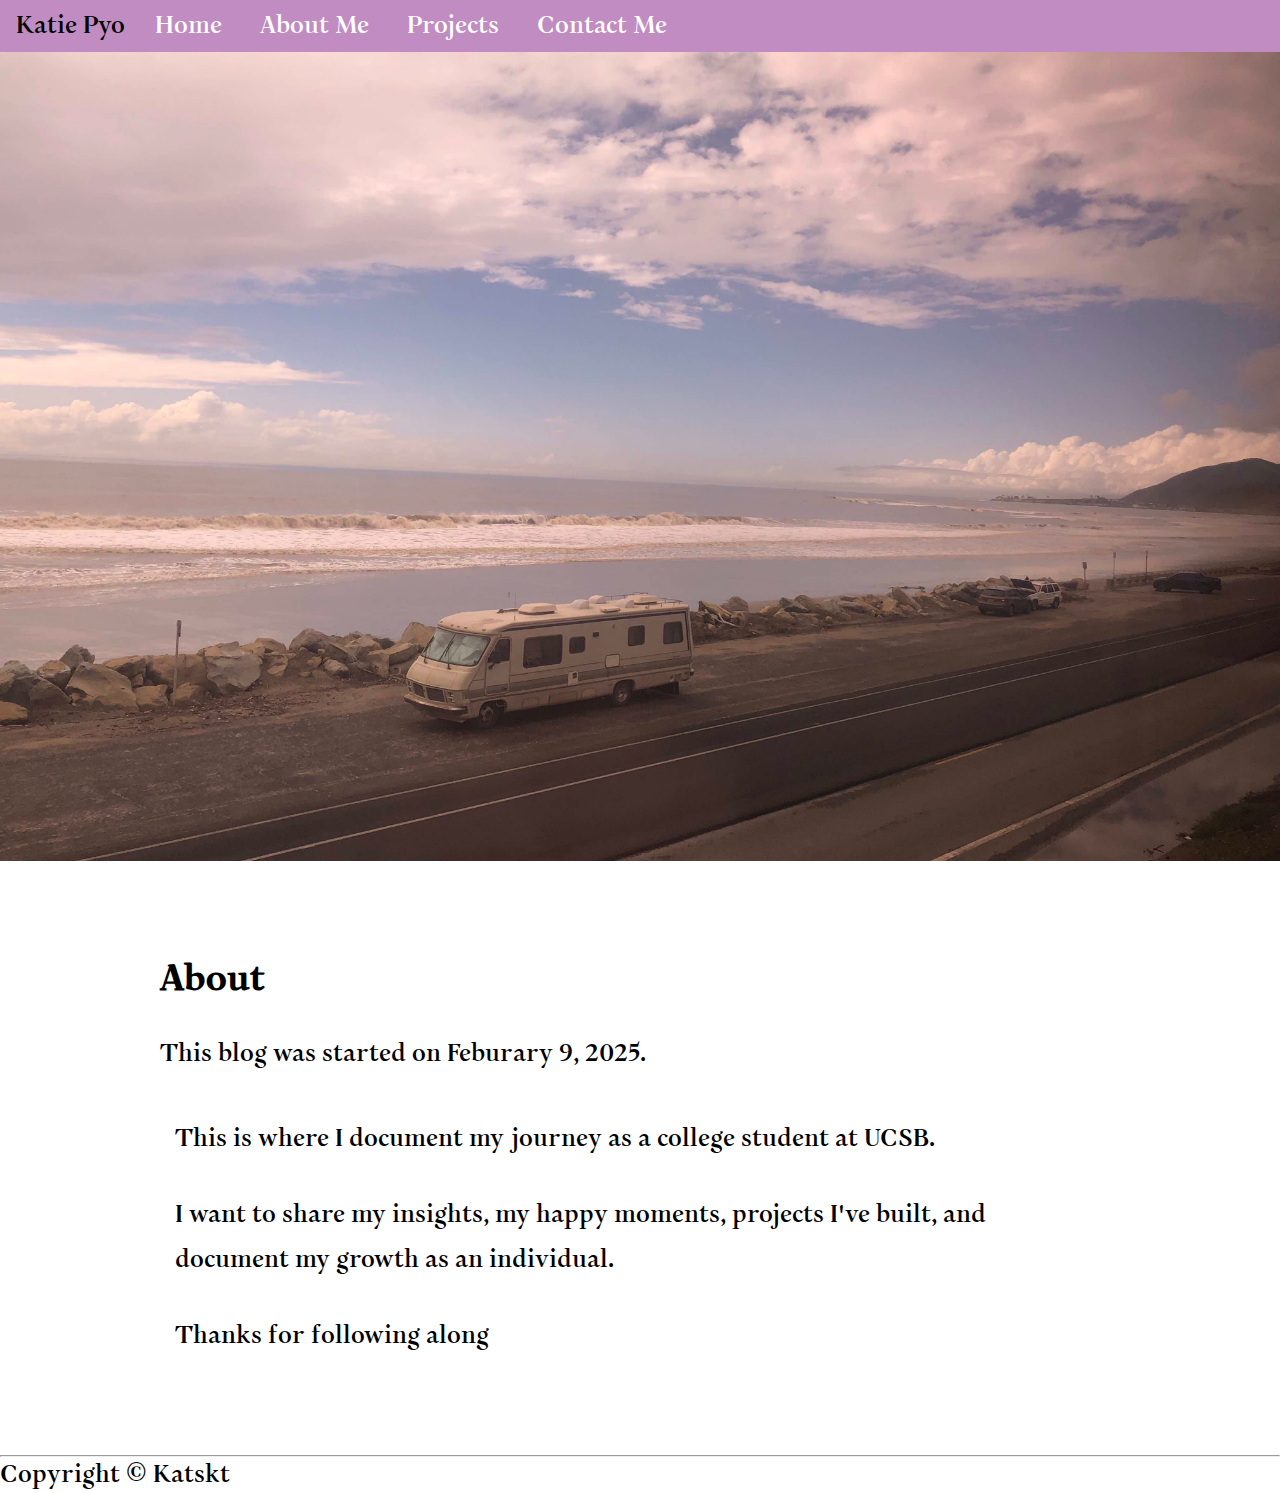
<file: index.html>
<!DOCTYPE html>
<html lang="en">

<head>
    <meta charset="UTF-8">
    <meta name="author" content="Katskt">
    <meta name="description" content="The official website for Katskt's blog">
    <title>Katskt's Blog</title>
    <link rel="icon" href="/img/favicon.ico" type="image/x-icon">
    <link rel="stylesheet" href="css/style.css" type="text/css">
</head>

<body>
    <header>
        <nav aria-label="primary-navigaton">
            <ul>
                <li class="title">
                    <p>Katie Pyo</p>
                </li>
                <li>
                    <a href="index.html">Home</a>
                </li>
                <li>
                    <a href="aboutMe.html">About Me</a>
                </li>
                <li>
                    <a href="projects.html">Projects</a>
                </li>
                <li>
                    <a href="contactMe.html">Contact Me</a>
                </li>
            </ul>
        </nav>
    </header>

    <div class="bkcontainer">
        <section class="hero">
            <img src="img/background.jpeg">
        </section>
    </div>

    <main>
        <article id="home">
            <h2>About</h2>
            <p></p>This blog was started on Feburary 9, 2025.</p>
            <p>This is where I document my journey as a college student at UCSB.</p>
            <p>I want to share my insights, my happy moments, projects I've built, and document my growth as an
                individual.</p>
            <p>Thanks for following along</p>
        </article>
    </main>
    <hr>
    <footer>
        <p>
            Copyright &copy; Katskt
        </p>
    </footer>
</body>
<script>
    if (window.location.pathname.endsWith(".html")) {
        const newPath = window.location.pathname.replace(".html", "");
        window.history.replaceState(null, "", newPath);
    }
</script>

</html>
</file>
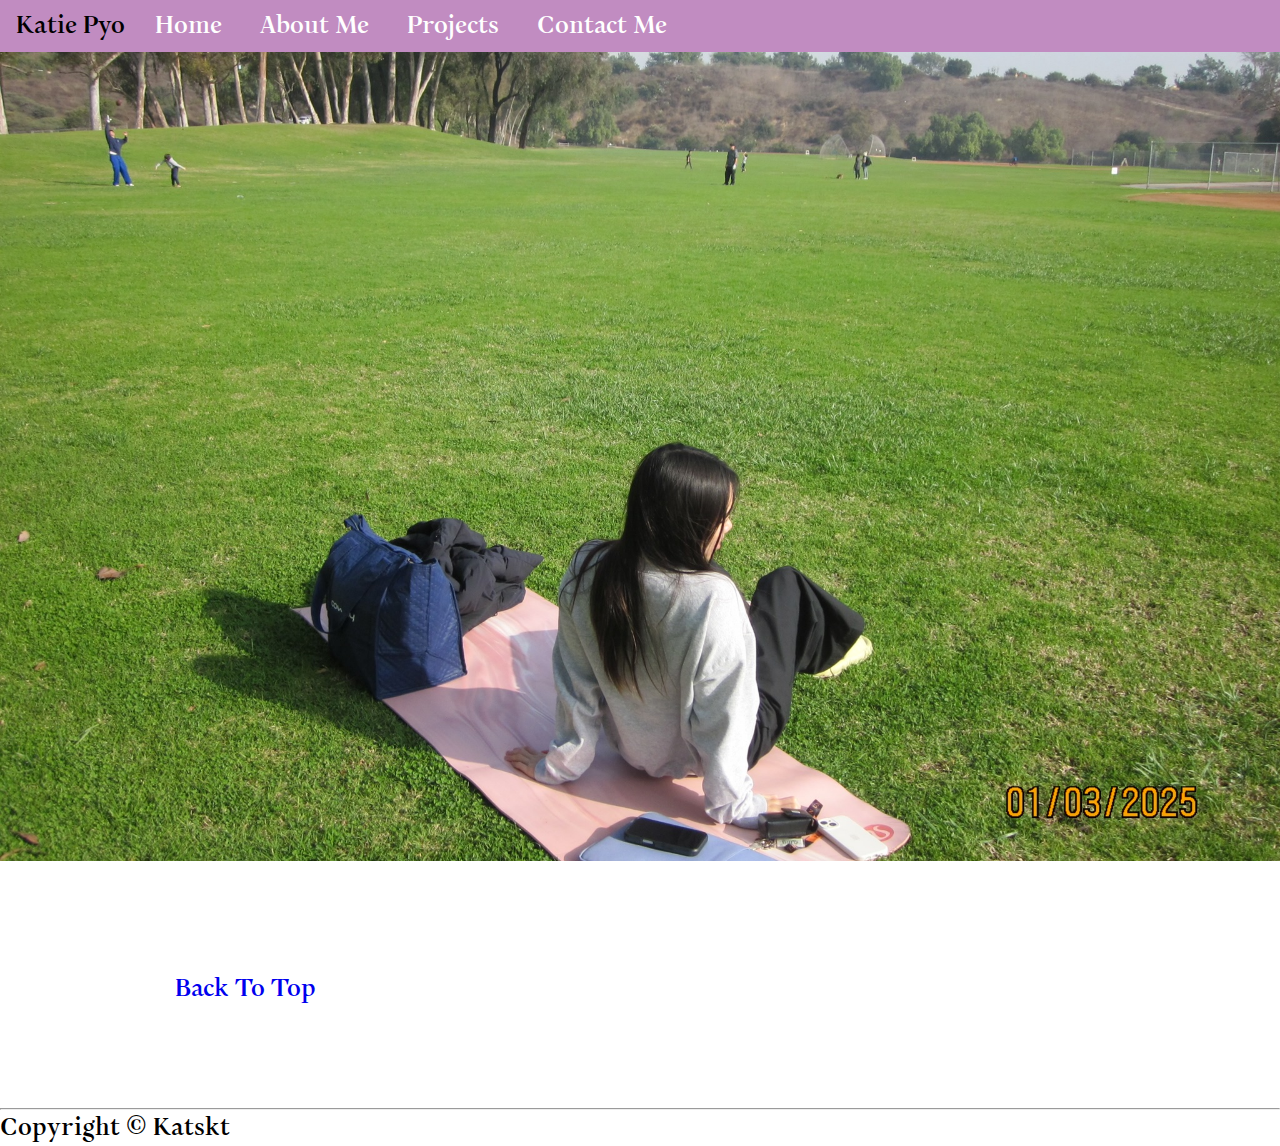
<file: aboutMe.html>
<!DOCTYPE html>
<html lang="en">

<head>
    <meta charset="UTF-8">
    <meta name="author" content="Katskt">
    <meta name="description" content="The official website for Katskt's blog">
    <title>Katskt's Blog</title>
    <link rel="icon" href="/img/favicon.ico" type="image/x-icon">
    <link rel="stylesheet" href="css/style.css" type="text/css">
</head>

<body>
    <header>
        <nav aria-label="primary-navigaton">
            <ul>
                <li class="title">
                    <p>Katie Pyo</p>
                </li>
                <li>
                    <a href="index.html">Home</a>
                </li>
                <li>
                    <a href="aboutMe.html">About Me</a>
                </li>
                <li>
                    <a href="projects.html">Projects</a>
                </li>
                <li>
                    <a href="contactMe.html">Contact Me</a>
                    <br>
                </li>
            </ul>
        </nav>
    </header>


    <div class="bkcontainer">
        <section class="hero">
            <img src="img/aboutMe.jpeg">
        </section>
    </div>

    <main>

        <!-- <h2>My background</h2>
        <p>I was born in China and moved to the US when I was 10</p>
        <p>I am half Chinese half Korean</p>
        <h2> My hobbies</h2>
        <ul>
            <li>
                <p>Building things with code (hmm like a blog?)</p>
            </li>
            <li>
                <p>Cooking (Although I am not very good at it)</p>
            </li>
            <li>
                <p>Sewing (If you need to hem your pants, let me know!)</p>
            </li>
            <li>
                <p>Golfing--My personal best was -7 at Tahquitz Creek in a Junior Tournament! </p>
            </li>
            <li>
                <p>Figure Skating--my favorite spin is the Camel🐪</p>
            </li>
            <li>
                <p>Learning Chinese and Korean</p>
            </li>
            <li>
                <p>Watching movies with friends--last movie I watched was Forrest Gump 🏃‍♂️💨</p>
            </li>
        </ul>
 -->
        <p>
            <a href="#">Back To Top</a>
        </p>
    </main>
    <hr>
    <footer>
        <p>
            Copyright &copy; Katskt
        </p>
    </footer>
</body>
<script>
    if (window.location.pathname.endsWith(".html")) {
        const newPath = window.location.pathname.replace(".html", "");
        window.history.replaceState(null, "", newPath);
    }
</script>

</html>
</file>
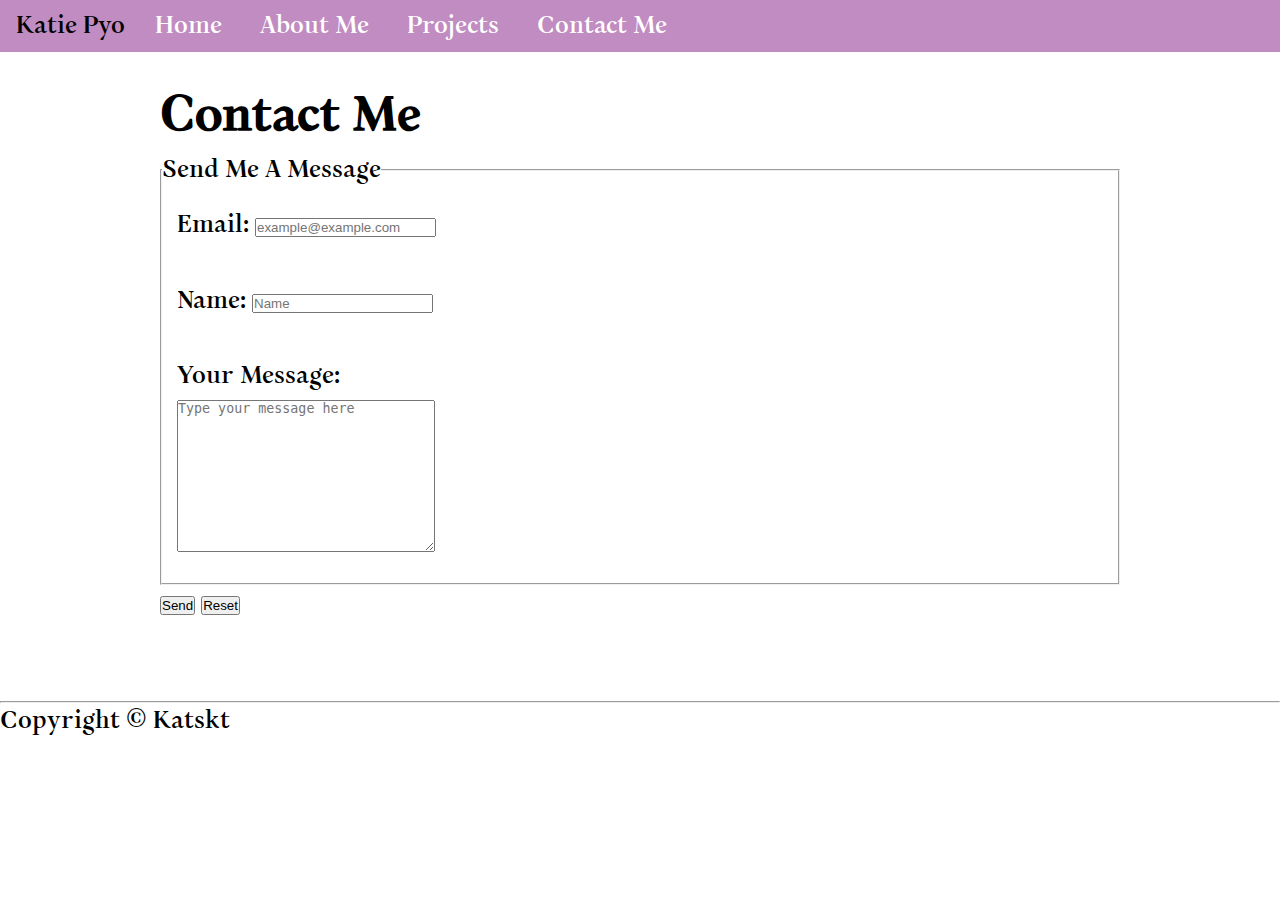
<file: contactMe.html>
<!DOCTYPE html>
<html lang="en">


<head>
    <meta charset="UTF-8">
    <meta name="author" content="Katskt">
    <meta name="description" content="The official website for Katskt's blog">
    <title>Katskt's Blog</title>
    <link rel="icon" href="/img/favicon.ico" type="image/x-icon">
    <link rel="stylesheet" href="css/style.css" type="text/css">
</head>

<body>
    <header>
        <nav aria-label="primary-navigaton">
            <ul>

                <li class="title">
                    <p>Katie Pyo</p>
                </li>
                <li>
                    <a href="index.html">Home</a>
                </li>
                <li>
                    <a href="aboutMe.html">About Me</a>
                </li>
                <li>
                    <a href="projects.html">Projects</a>
                </li>
                <li>
                    <a href="contactMe.html">Contact Me</a>
                    <br>
                </li>
            </ul>
        </nav>
    </header>
    <div>
        <main>
            <h1>Contact Me</h1>
            <article id="sendMessage">

                <form id="contact-form">
                    <fieldset>
                        <legend>Send Me A Message</legend>
                        <p>
                            <label for="email">Email: </label>
                            <input type="email" name="entry.681483479" id="email" placeholder="example@example.com"
                                autocomplete="on" required>
                        </p>
                        <p>
                            <label for="name">Name: </label>
                            <input type="text" name="entry.1897718034" id="name" placeholder="Name" autocomplete="on"
                                required>
                        </p>
                        <p>
                            <label for="message">Your Message: </label>
                            <br>
                            <textarea name="entry.1443503686" id="message" cols="30" rows="10"
                                placeholder="Type your message here"></textarea>
                        </p>
                    </fieldset>
                    <button type="submit">Send</button>
                    <button type="reset">Reset</button>
                </form>
                <p class="success-message" id="success-message" style="display:none; color: green;">Your message has
                    been sent!</p>

            </article>
        </main>
    </div>
    <hr>
    <footer>
        <p>
            Copyright &copy; Katskt
        </p>
    </footer>
</body>
<script>
    if (window.location.pathname.endsWith(".html")) {
        const newPath = window.location.pathname.replace(".html", "");
        window.history.replaceState(null, "", newPath);
    }


    document.getElementById("contact-form").addEventListener("submit", function (event) {
        event.preventDefault(); // Stop normal form submission

        // Get form data
        const formData = new FormData(this);

        // Submit to Google Form
        fetch("https://docs.google.com/forms/d/e/1FAIpQLSdrb-7KGyYE8mA392jBarHtIG9hUhOXkA00PBSKdUXm0LGWHg/formResponse", {
            method: "POST",
            body: formData,
            mode: "no-cors" // Prevent CORS issues
        }).then(() => {
            // Show success message
            document.getElementById("success-message").style.display = "block";
            document.getElementById("contact-form").reset(); // Clear form
        }).catch(error => console.error("Error:", error));
    });

</script>

</html>
</file>
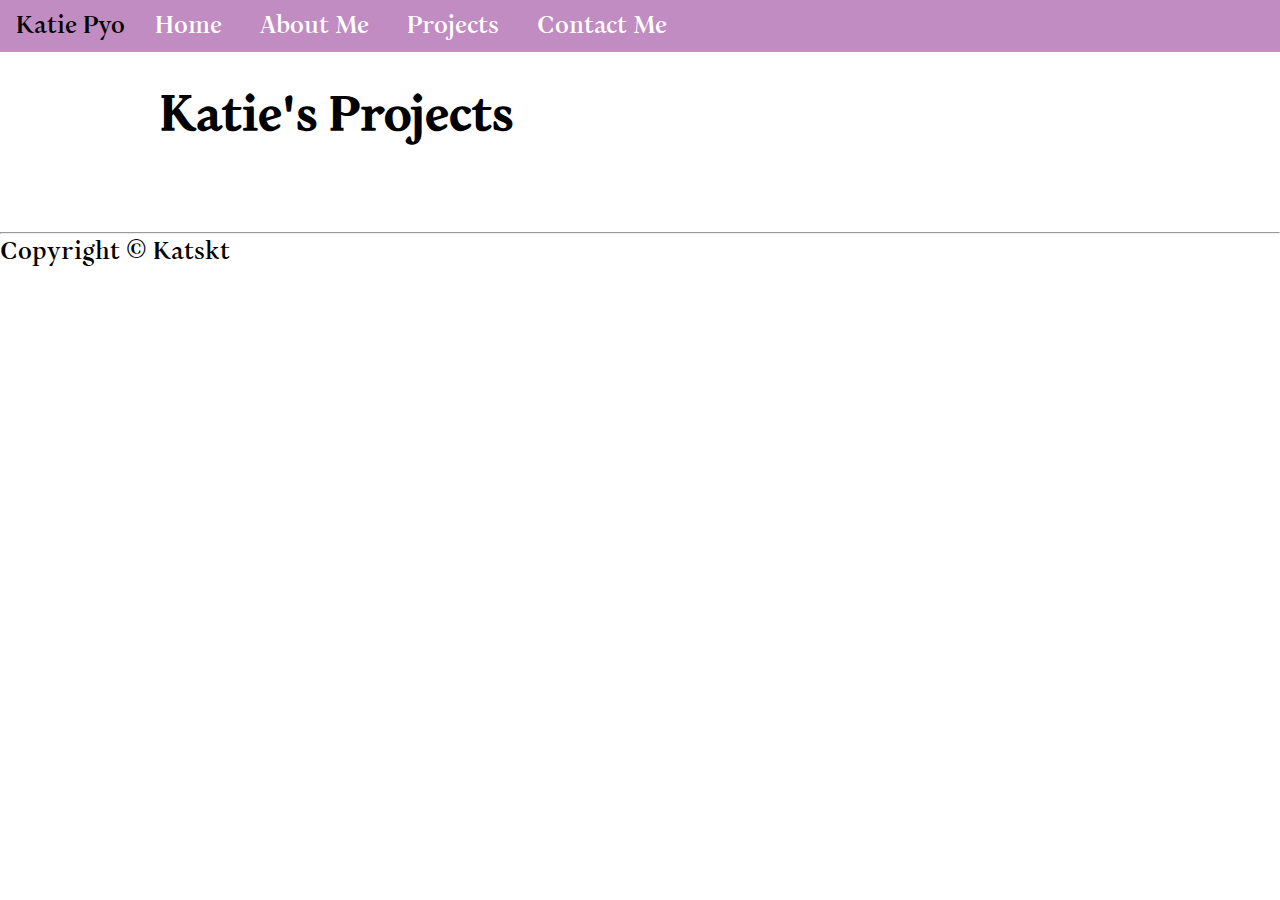
<file: format.html>
<!DOCTYPE html>
<html lang="en">

<head>
    <meta charset="UTF-8">
    <meta name="author" content="Katskt">
    <meta name="description" content="The official website for Katskt's blog">
    <title>Katskt's Blog</title>
    <link rel="icon" href="/img/favicon.ico" type="image/x-icon">
    <link rel="stylesheet" href="css/style.css">

</head>

<body>
    <header>
        <nav aria-label="primary-navigaton">
            <ul>
                <li class="title">
                    <p>Katie Pyo</p>
                </li>
                <li>
                    <a href="index.html">Home</a>
                </li>
                <li>
                    <a href="aboutMe.html">About Me</a>
                </li>
                <li>
                    <a href="projects.html">Projects</a>
                </li>
                <li>
                    <a href="contactMe.html">Contact Me</a>
                </li>
        </nav>
        </ul>
    </header>
    <main>
        <h1>Katie's Projects</h1>
    </main>
    <footer>
        <hr>
        <p>
            Copyright &copy; Katskt
        </p>
    </footer>
</body>
<script>
    if (window.location.pathname.endsWith(".html")) {
        const newPath = window.location.pathname.replace(".html", "");
        window.history.replaceState(null, "", newPath);
    }
</script>

</html>
</file>
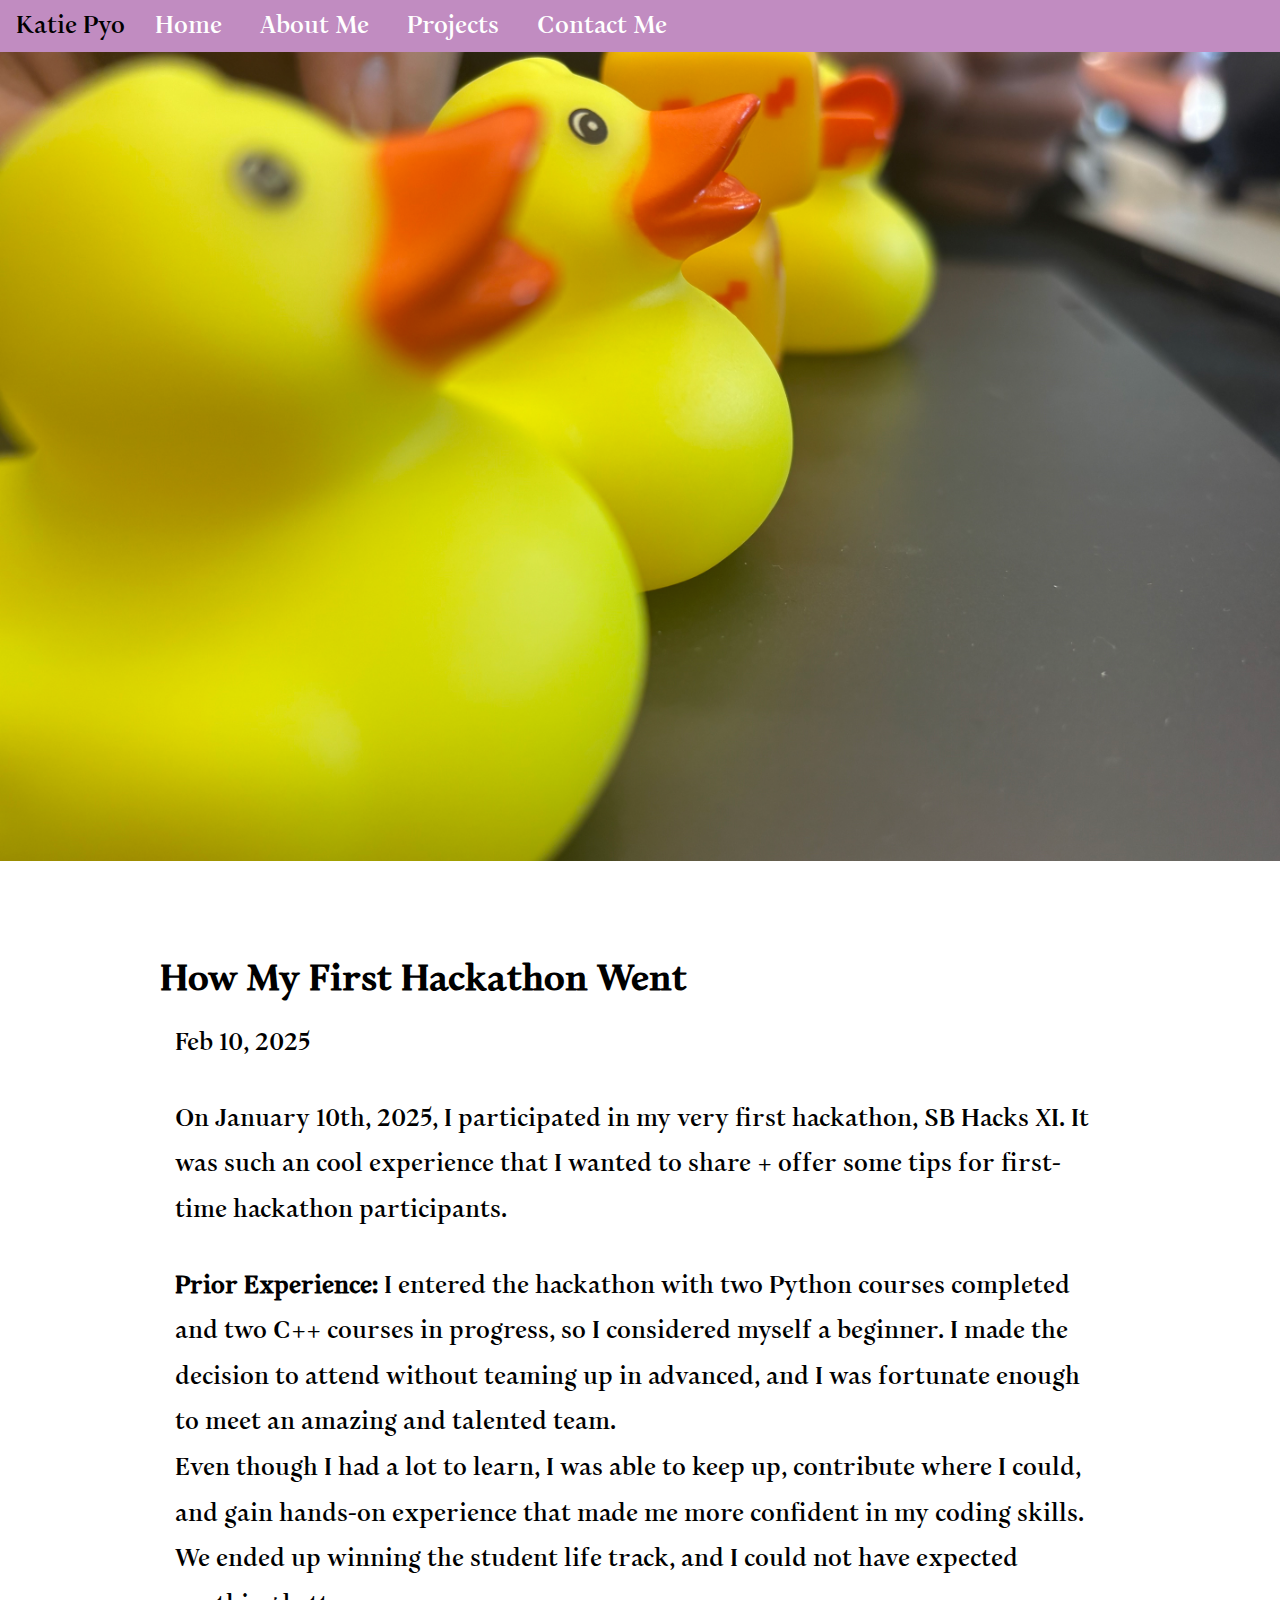
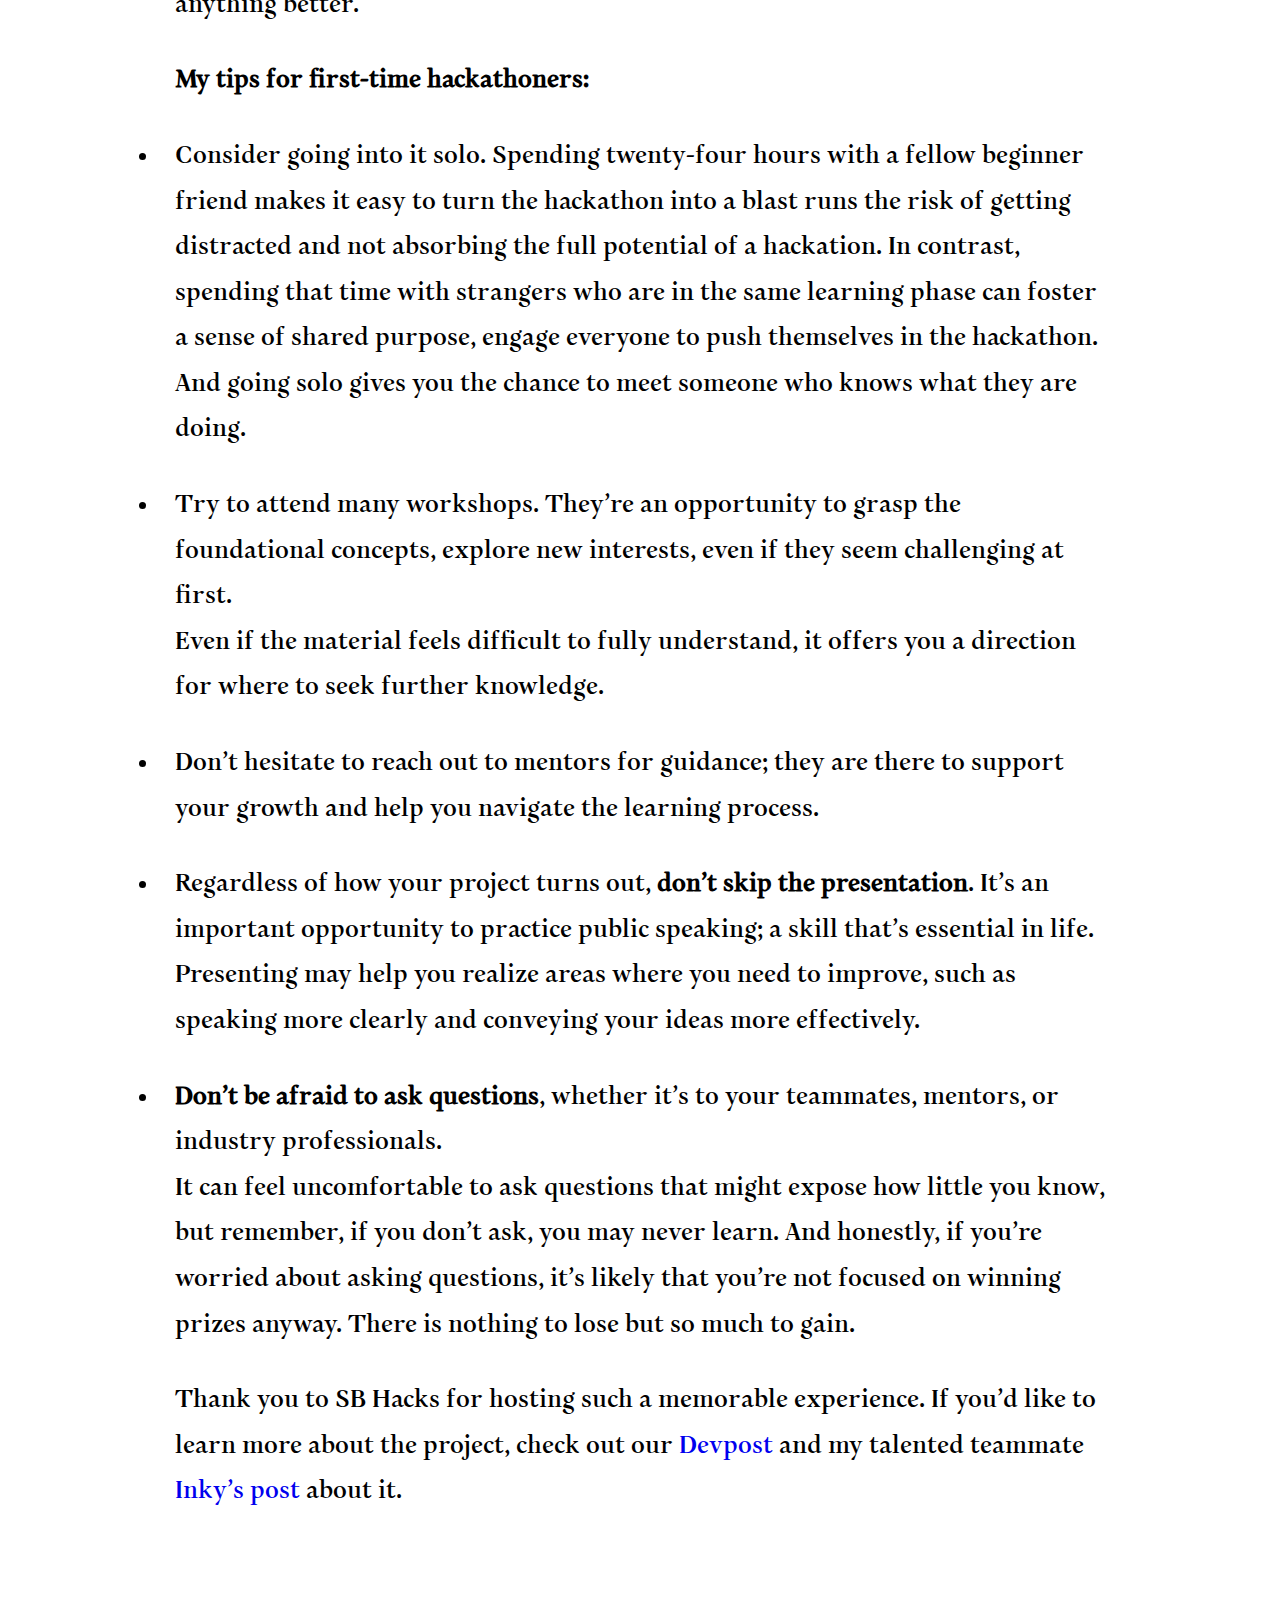
<file: projects/02-21-25_Hackathon.html>
<!DOCTYPE html>
<html lang="en">

<head>
    <meta charset="UTF-8">
    <meta name="author" content="Katskt">
    <meta name="description" content="The official website for Katskt's blog">
    <title>Katskt's Blog</title>
    <link rel="icon" href="../img/favicon.ico" type="image/x-icon">
    <link rel="stylesheet" href="../css/style.css" type="text/css">
</head>

<body>
    <header>
        <nav aria-label="primary-navigaton">
            <ul>
                <li class="title">
                    <p>Katie Pyo</p>
                </li>
                <li>
                    <a href="../index.html">Home</a>
                </li>
                <li>
                    <a href="../aboutMe.html">About Me</a>
                </li>
                <li>
                    <a href="../projects.html">Projects</a>
                </li>
                <li>
                    <a href="../contactMe.html">Contact Me</a>
                    <br>
                </li>
            </ul>
        </nav>
    </header>
    <div class="bkcontainer">
        <section class="hero">
            <img src="../img/duckies.jpeg">
        </section>
    </div>
    <main>
        <h2>How My First Hackathon Went</h2>
        <p>
            Feb 10, 2025
        </p>

        <p>On January 10th, 2025, I participated in my very first hackathon, SB Hacks XI. It was such an cool experience
            that I wanted to share + offer some tips for first-time hackathon participants.</p>

        <p><b>Prior Experience:</b> I entered the hackathon with two Python courses completed and two C++ courses in
            progress, so I considered myself a beginner. I made the decision to attend without teaming up in advanced,
            and I was fortunate enough to meet an amazing and talented team. <br> Even though I had a lot to learn, I
            was able to keep up,
            contribute where I could, and gain hands-on experience that made me more confident in my coding skills. We
            ended up winning the student life track, and I could not have expected anything better.</p>
        <ul>
            <p><b>My tips for first-time hackathoners: </b></p>
            <li>
                <p>Consider going into it solo. Spending twenty-four hours with a fellow beginner friend makes it easy
                    to turn the hackathon into a blast runs the risk of getting distracted and not absorbing the full
                    potential of a hackation. In contrast, spending that time with strangers who are in the same
                    learning phase can foster a sense of shared purpose, engage everyone to push themselves in the
                    hackathon. And going solo gives you the chance to meet someone who knows what they are doing.</p>
            </li>
            <li>
                <p>Try to attend many workshops. They’re an opportunity to grasp the foundational concepts,
                    explore new interests, even if they seem challenging at first. <br> Even if the material feels
                    difficult to fully understand, it offers you a direction for where to seek further knowledge.</p>
            </li>
            <li>
                <p>Don’t hesitate to reach out to mentors for guidance; they are there to support your growth and help
                    you navigate the learning process.</p>
            </li>
            <li>
                <p>Regardless of how your project turns out, <b>don’t skip the presentation</b>. It’s an important
                    opportunity to practice public speaking; a skill that’s essential in life. Presenting may help you
                    realize areas where you need to improve, such as speaking more clearly and conveying your ideas more
                    effectively.</p>
            </li>
            <li>
                <p><b>Don’t be afraid to ask questions</b>, whether it’s to your teammates, mentors, or industry
                    professionals. <br> It can feel uncomfortable to ask questions that might expose how little you
                    know, but remember, if you don’t ask, you may never learn. And honestly, if you’re worried about
                    asking questions, it’s likely that you’re not focused on winning prizes anyway. There is nothing to
                    lose but so much to gain. </p>

            </li>
        </ul>
        <p>Thank you to SB Hacks for hosting such a memorable experience. If you’d like to learn more about the project,
            check out our <a href="https://devpost.com/software/naccent"> Devpost </a> and my talented teammate <a
                href="https://www.linkedin.com/posts/enkhbold470_hackathon-ucsb-innovation-activity-7289994978938757120-SHFY?utm_source=share&utm_medium=member_desktop">Inky’s
                post</a> about it.</p>
    </main>
</body>
<script>
    if (window.location.pathname.endsWith(".html")) {
        const newPath = window.location.pathname.replace(".html", "");
        window.history.replaceState(null, "", newPath);
    }
</script>

</html>
</file>
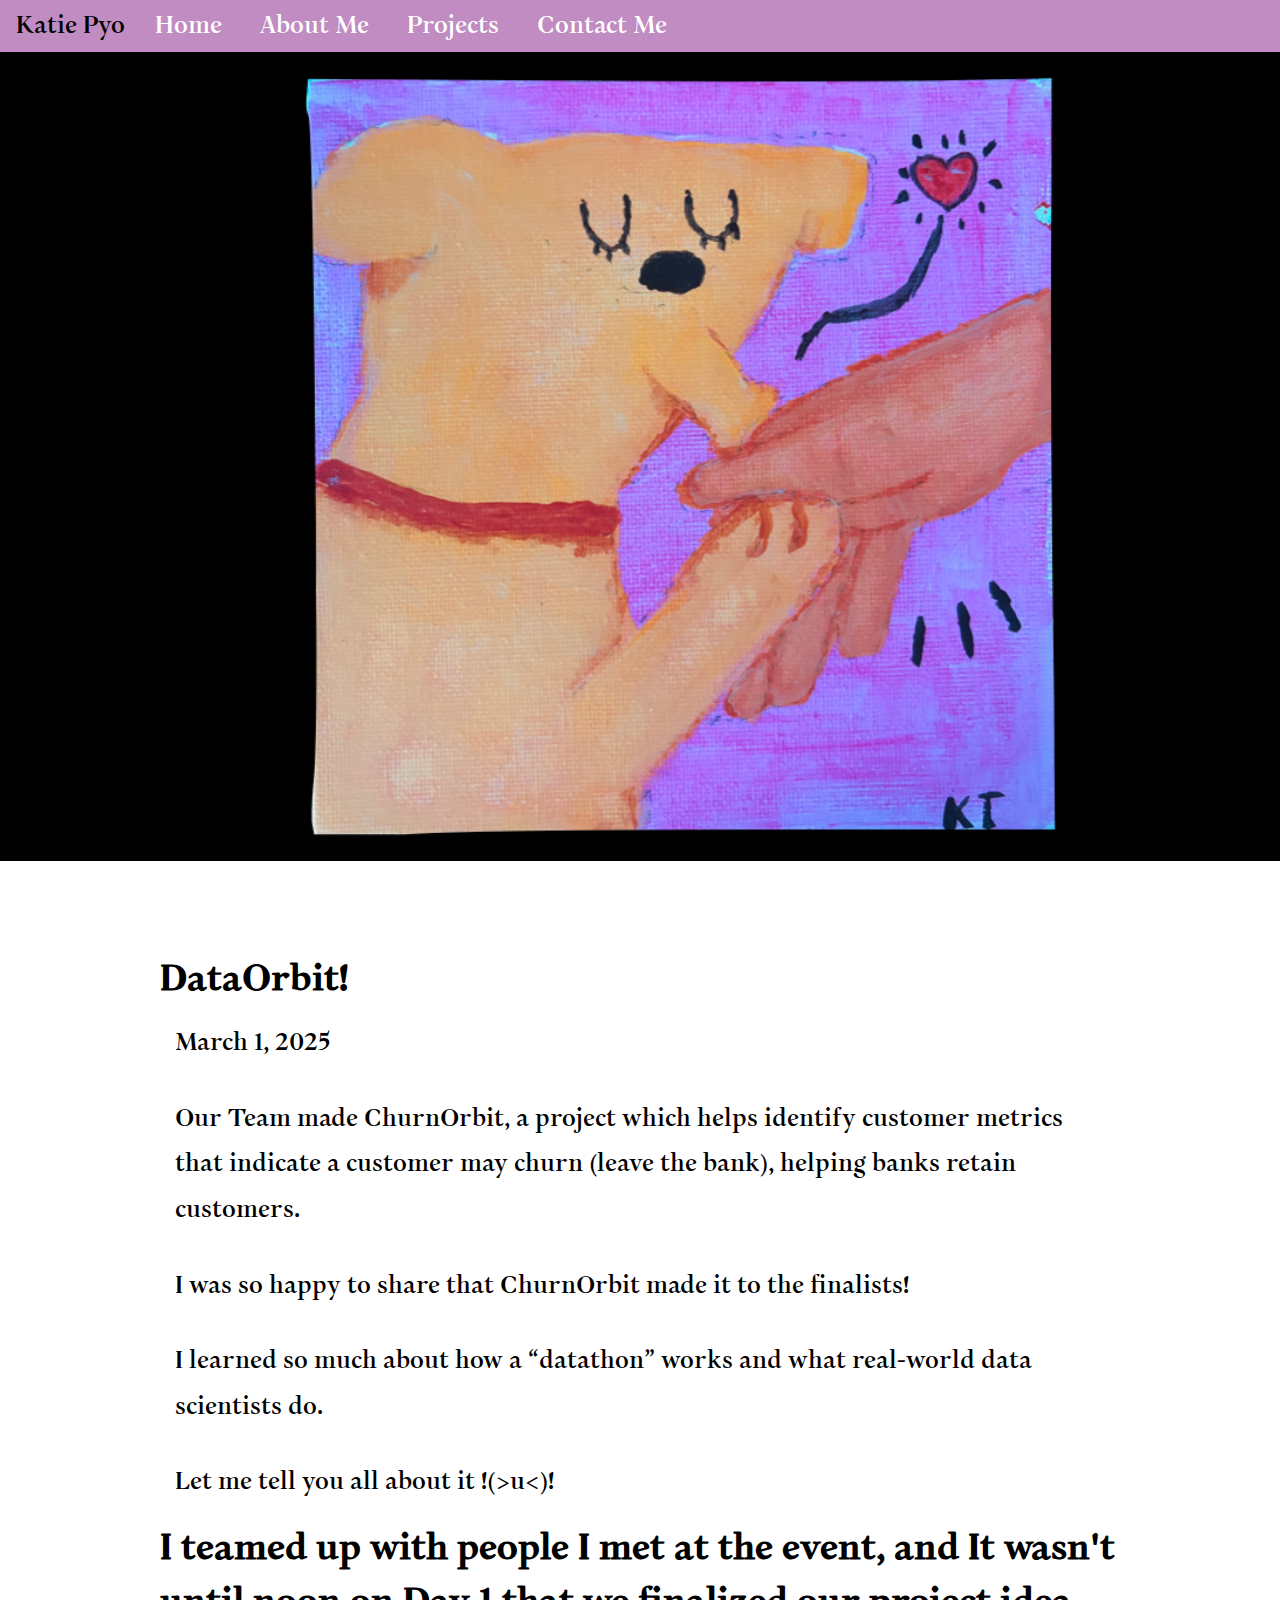
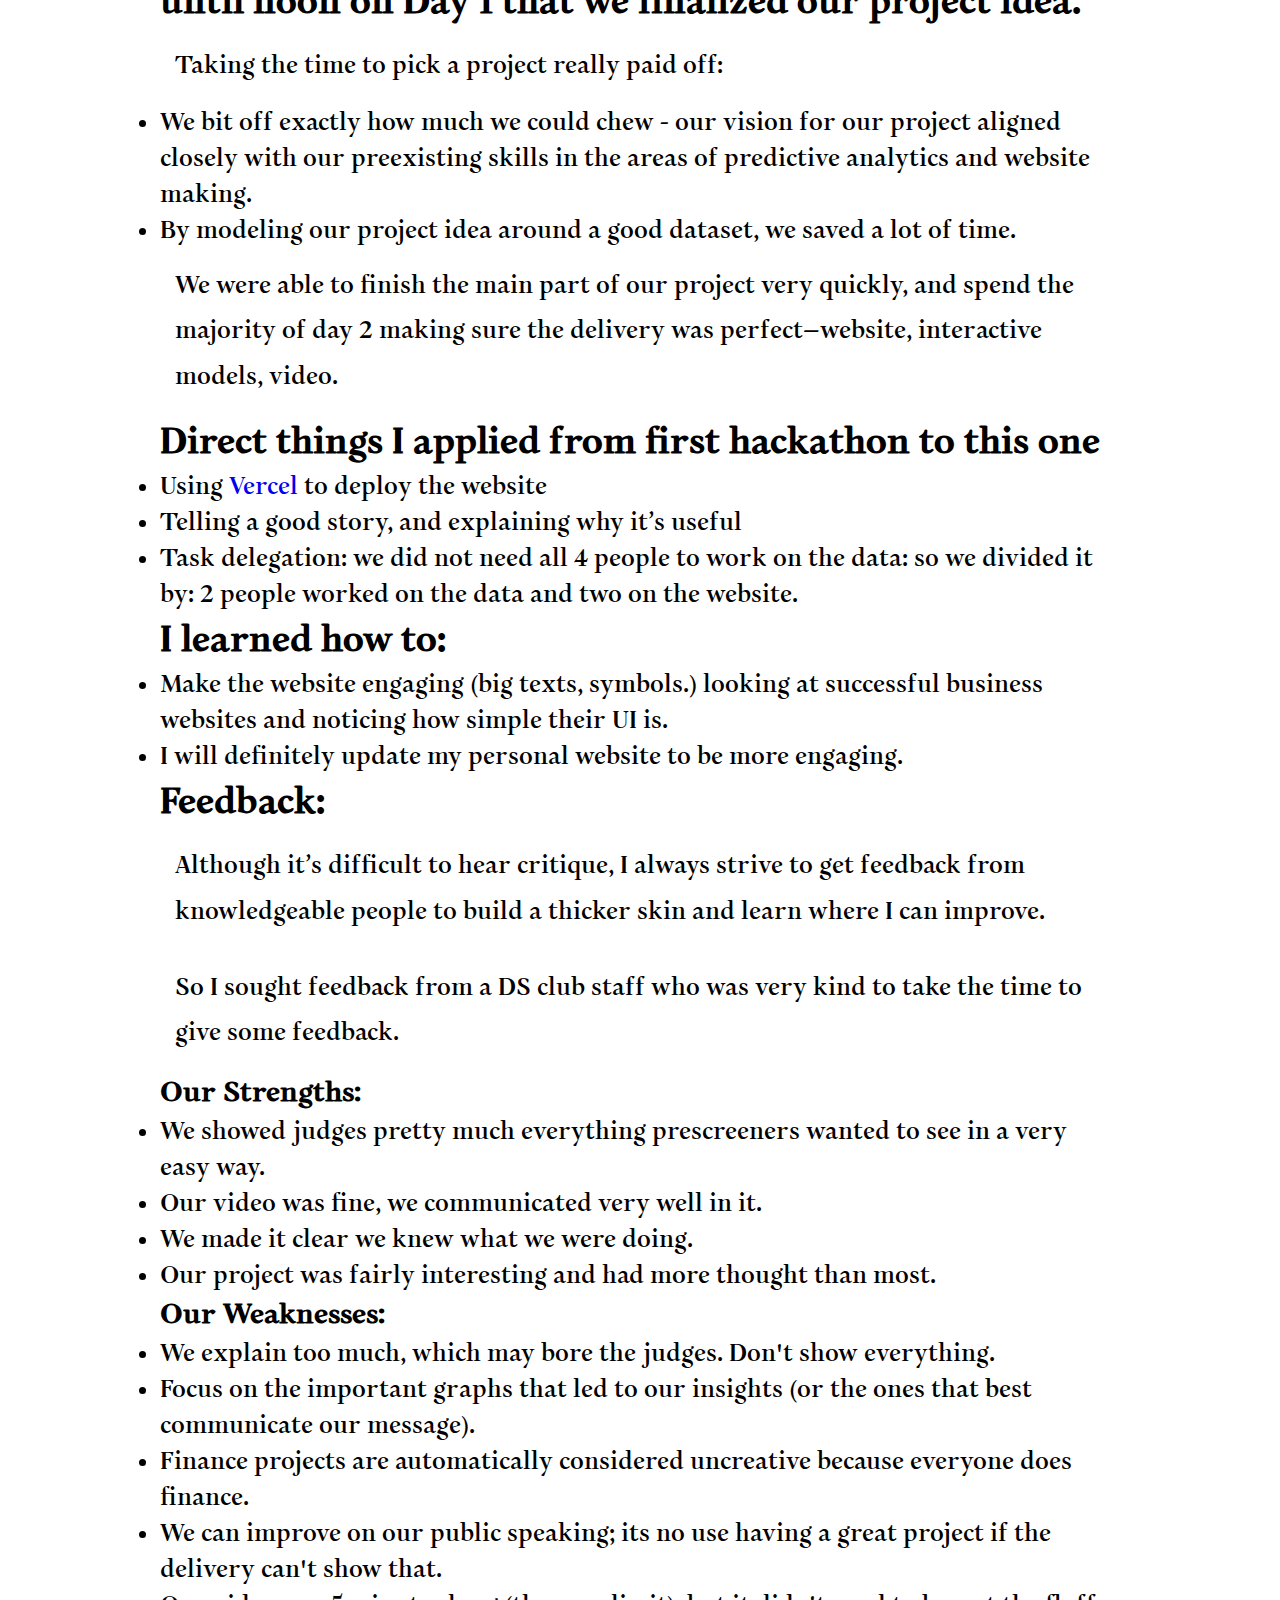
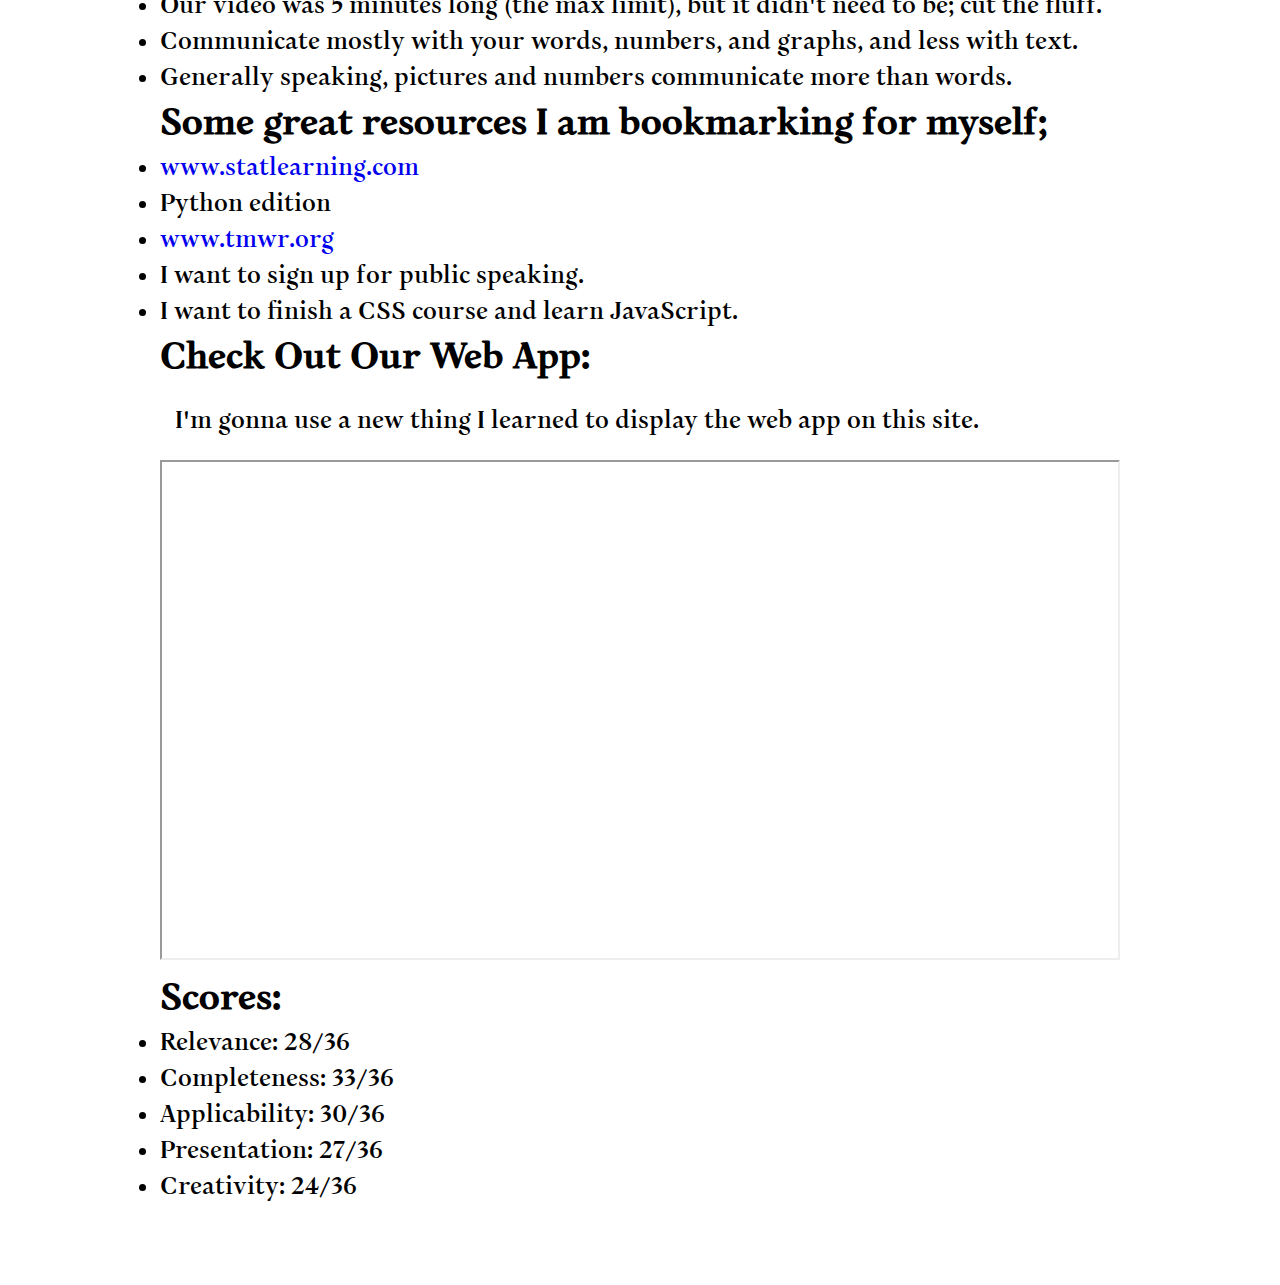
<file: projects/dataOrbitH.html>
<!DOCTYPE html>
<html lang="en">

<head>
    <meta charset="UTF-8">
    <meta name="author" content="Katskt">
    <meta name="description" content="The official website for Katskt's blog">
    <title>Katskt's Blog</title>
    <link rel="icon" href="../img/favicon.ico" type="image/x-icon">
    <link rel="stylesheet" href="../css/style.css" type="text/css">

</head>

<body>
    <header>
        <nav aria-label="primary-navigaton">
            <ul>
                <li class="title">
                    <p>Katie Pyo</p>
                </li>
                <li>
                    <a href="../index.html">Home</a>
                </li>
                <li>
                    <a href="../aboutMe.html">About Me</a>
                </li>
                <li>
                    <a href="../projects.html">Projects</a>
                </li>
                <li>
                    <a href="../contactMe.html">Contact Me</a>
                    <br>
                </li>
            </ul>
        </nav>
    </header>
    <div class="bkcontainer">
        <section class="hero">
            <img src="../img/art.png">
        </section>
    </div>

    <main>
        <h2>DataOrbit!</h2>
        <p>March 1, 2025</p>

        <p>Our Team made ChurnOrbit, a project which helps identify customer metrics that indicate a customer may churn
            (leave the bank), helping banks retain customers.</p>

        <p>I was so happy to share that ChurnOrbit made it to the finalists!</p>

        <p>I learned so much about how a “datathon” works and what real-world data scientists do.</p>

        <p>Let me tell you all about it !(>u<)! </p>

                <h2>I teamed up with people I met at the event, and It wasn't until noon on Day 1 that we finalized our
                    project idea.</h2>

                <p>Taking the time to pick a project really paid off:</p>

                <ul>
                    <li>We bit off exactly how much we could chew - our vision for our project aligned closely with our
                        preexisting skills in the areas of predictive analytics and website making.</li>
                    <li>By modeling our project idea around a good dataset, we saved a lot of time.</li>
                </ul>

                <p>We were able to finish the main part of our project very quickly, and spend the majority of day 2
                    making sure the delivery was perfect–website, interactive models, video.</p>

                <h2>Direct things I applied from first hackathon to this one</h2>

                <ul>
                    <li>Using <a href="https://vercel.com/" target="_blank">Vercel</a> to deploy the website</li>
                    <li>Telling a good story, and explaining why it’s useful</li>
                    <li>Task delegation: we did not need all 4 people to work on the data: so we divided it by: 2 people
                        worked on the data and two on the website.</li>
                </ul>

                <h2>I learned how to:</h2>

                <ul>
                    <li>Make the website engaging (big texts, symbols.) looking at successful business websites and
                        noticing how simple their UI is.</li>
                    <li>I will definitely update my personal website to be more engaging.</li>
                </ul>

                <h2>Feedback:</h2>

                <p>Although it’s difficult to hear critique, I always strive to get feedback from knowledgeable people
                    to build a thicker skin and learn where I can improve.</p>

                <p>So I sought feedback from a DS club staff who was very kind to take the time to give some feedback.
                </p>

                <h3>Our Strengths:</h3>

                <ul>
                    <li>We showed judges pretty much everything prescreeners wanted to see in a very easy way.</li>
                    <li>Our video was fine, we communicated very well in it.</li>
                    <li>We made it clear we knew what we were doing.</li>
                    <li>Our project was fairly interesting and had more thought than most.</li>
                </ul>

                <h3>Our Weaknesses:</h3>

                <ul>
                    <li>We explain too much, which may bore the judges. Don't show everything.</li>
                    <li> Focus on the important graphs that led to our insights (or the ones that best communicate our
                        message).</li>
                    <li>Finance projects are automatically considered uncreative because everyone does finance. </li>
                    <li>We can improve on our public speaking; its no use having a great project if the delivery can't
                        show that.</li>
                    <li>Our video was 5 minutes long (the max limit), but it didn't need to be; cut the fluff. </li>
                    <li>Communicate mostly with your words, numbers, and graphs, and less with text.</li>
                    <li>Generally speaking, pictures and numbers communicate more than words.</li>
                </ul>

                <h2>Some great resources I am bookmarking for myself;</h2>

                <ul>
                    <li><a href="http://www.statlearning.com" target="_blank">www.statlearning.com</a></li>
                    <li>Python edition</li>
                    <li><a href="http://www.tmwr.org" target="_blank">www.tmwr.org</a></li>
                    <li>I want to sign up for public speaking.</li>
                    <li>I want to finish a CSS course and learn JavaScript.</li>
                </ul>

                <h2>Check Out Our Web App:</h2>

                <p>I'm gonna use a new thing I learned to display the web app on this site.</p>

                <iframe src="https://bankchurn.vercel.app/" width="100%" height="500px"></iframe>

                <h2>Scores:</h2>

                <ul>
                    <li>Relevance: 28/36</li>
                    <li>Completeness: 33/36</li>
                    <li>Applicability: 30/36</li>
                    <li>Presentation: 27/36</li>
                    <li>Creativity: 24/36</li>
                </ul>

    </main>
</body>
<script>
    if (window.location.pathname.endsWith(".html")) {
        const newPath = window.location.pathname.replace(".html", "");
        window.history.replaceState(null, "", newPath);
    }
</script>

</html>
</file>
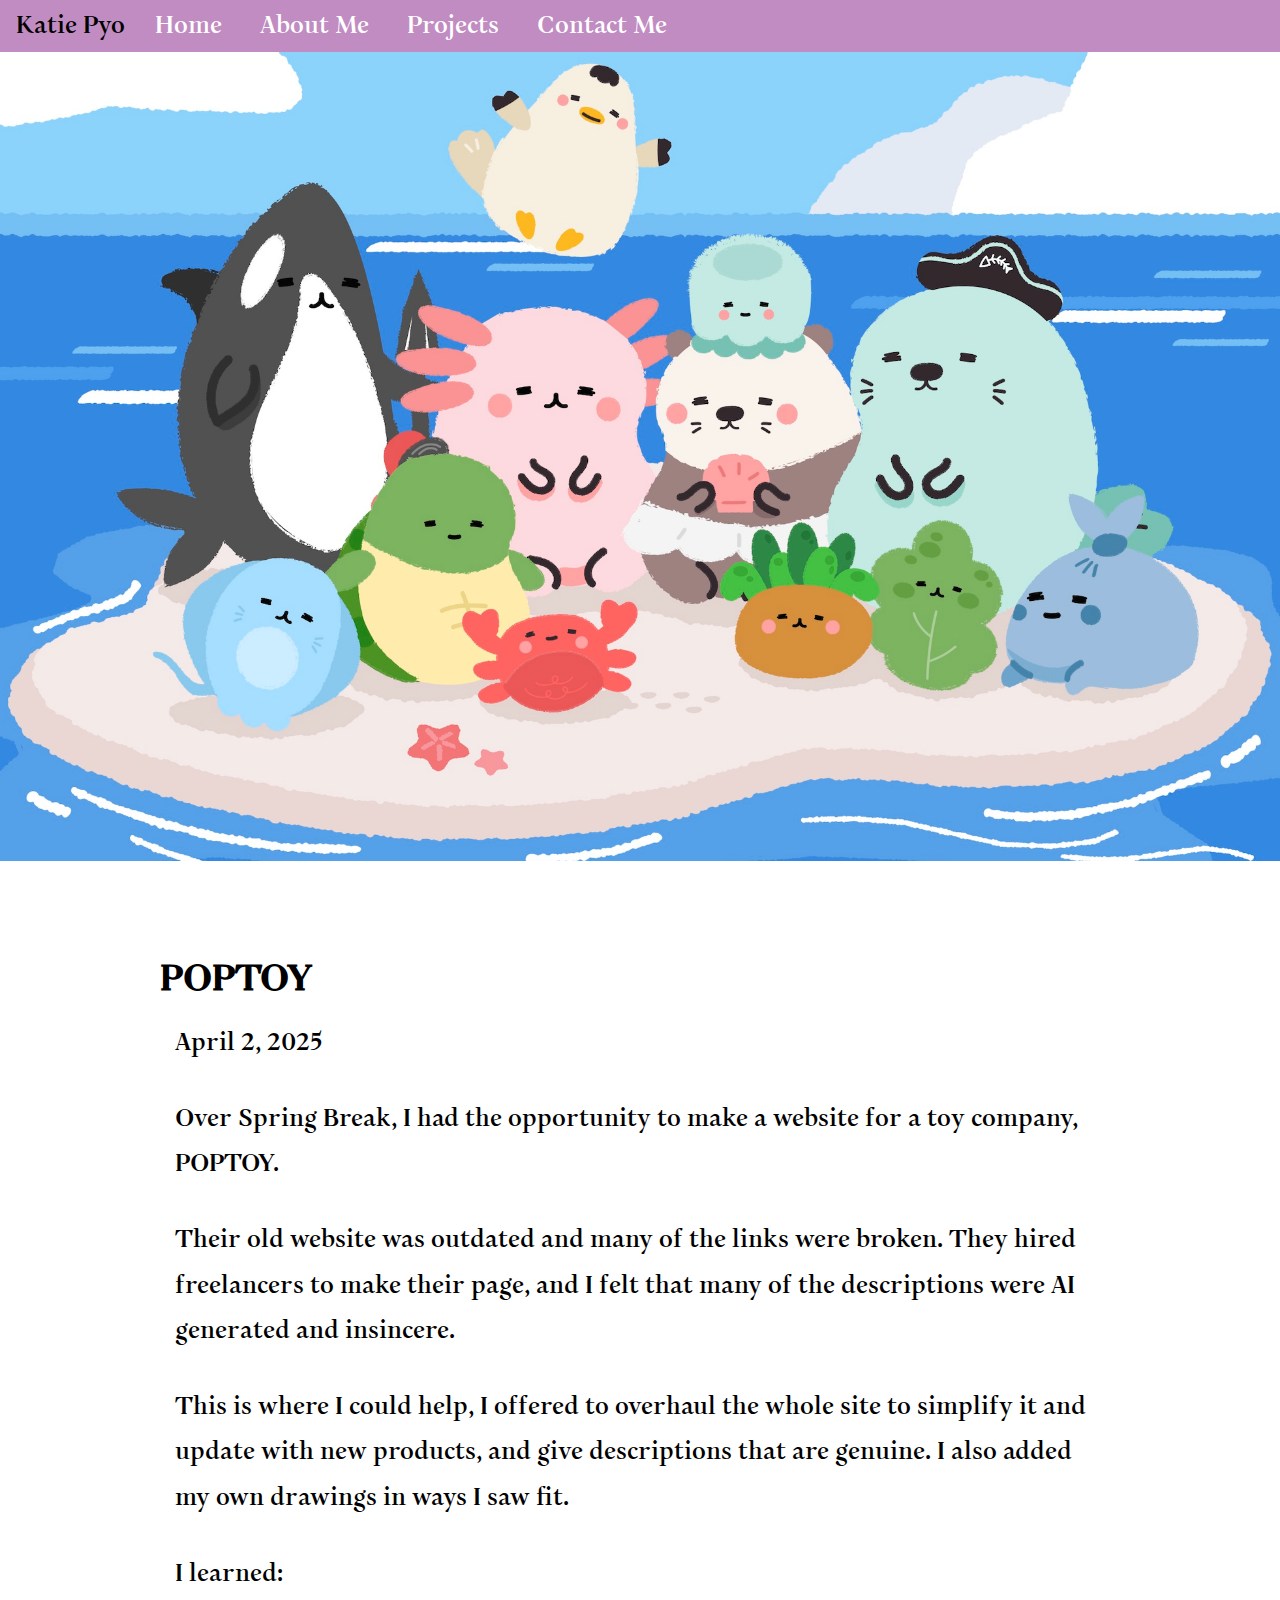
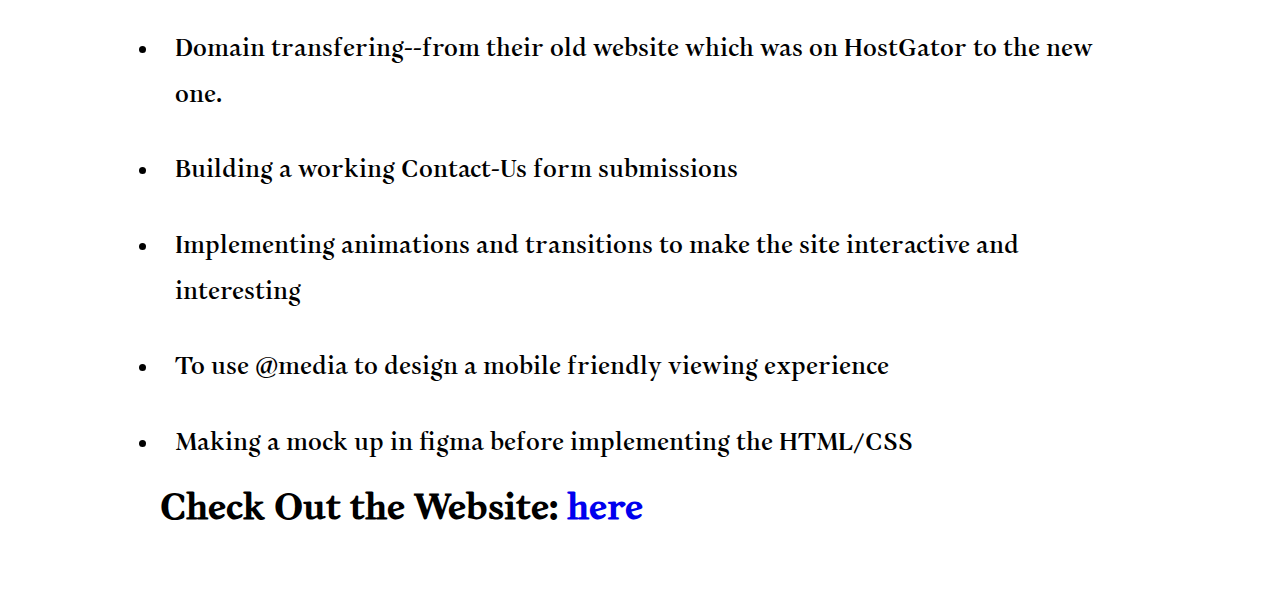
<file: projects/poptoyus.html>
<!DOCTYPE html>
<html lang="en">

<head>
    <meta charset="UTF-8">
    <meta name="author" content="Katskt">
    <meta name="description" content="The official website for Katskt's blog">
    <title>Katskt's Blog</title>
    <link rel="icon" href="../img/favicon.ico" type="image/x-icon">
    <link rel="stylesheet" href="../css/style.css" type="text/css">

</head>

<body>
    <header>
        <nav aria-label="primary-navigaton">
            <ul>
                <li class="title">
                    <p>Katie Pyo</p>
                </li>
                <li>
                    <a href="../index.html">Home</a>
                </li>
                <li>
                    <a href="../aboutMe.html">About Me</a>
                </li>
                <li>
                    <a href="../projects.html">Projects</a>
                </li>
                <li>
                    <a href="../contactMe.html">Contact Me</a>
                    <br>
                </li>
            </ul>
        </nav>
    </header>
    <div class="bkcontainer">
        <section class="hero">
            <img src="../img/poptoyHome.png">
        </section>
    </div>

    <main>
        <h2>POPTOY</h2>
        <p>April 2, 2025</p>

        <p>Over Spring Break, I had the opportunity to make a website for a toy company, POPTOY.</p>

        <p>Their old website was outdated and many of the links were broken. They hired freelancers to make their
            page, and I felt that many of the descriptions were AI generated and insincere. </p>

        <p>This is where I could help, I offered to overhaul the whole site to simplify it and update with new products,
            and give descriptions that are genuine. I also added my own drawings in ways I saw fit.</p>

        <p>I learned:</p>
        <ul>
            <li>
                <p>Domain transfering--from their old website which was on HostGator to the new one.</p>
            </li>
            <li>
                <p>Building a working Contact-Us form submissions</p>
            </li>
            <li>
                <p>Implementing animations and transitions to make the site interactive and interesting</p>
            </li>
            <li>
                <p>To use @media to design a mobile friendly viewing experience</p>
            </li>
            <li>
                <p>Making a mock up in figma before implementing the HTML/CSS</p>
            </li>
        </ul>

        <h2>Check Out the Website: <a href="https://poptoyus.com">here</a></h2>

    </main>
</body>
<script>
    if (window.location.pathname.endsWith(".html")) {
        const newPath = window.location.pathname.replace(".html", "");
        window.history.replaceState(null, "", newPath);
    }
</script>

</html>
</file>
<file: css/style.css>
@import url('https://fonts.googleapis.com/css2?family=Monomakh&display=swap');

* {
    margin: 0;
    padding: 0;
    box-sizing: border-box;
}

body {
    font-size: 1.5rem;
    font-family: "Monomakh", Arial, Helvetica, sans-serif;
    line-height: 1.5;
    /*background-color: red;*/
    background: white;
    color: rgb(0, 0, 0);
}


.hero {
    margin-top: 3.2rem;
}

.hero img {
    height: 90vh;
    width: 100%;
    object-fit: cover;
    object-position: 40%;
}

nav {
    width: 100%;
    position: fixed;
    top: 0;
}

nav ul {
    list-style-type: none;
    padding: 0.5rem;
    background-color: rgb(193, 140, 193);
    margin: 0;
}

nav ul li.title {
    color: black;
    text-align: left;
}

nav ul li {
    display: inline-block;
    margin-inline: 0.5rem;
}

nav ul li a {
    color: white;
    text-decoration: none;
    padding: 0.5rem;

}

nav ul li a:hover,
nav ul li a:focus {
    outline: solid 2px white;


}

main {
    width: 100%;
    max-width: 75vw;
    margin: 5rem auto;



}

main p {
    color: rgba(333);
    line-height: 1.9;
    padding: 15px;
}


.container {
    flex-direction: column;
    gap: 2rem;
    margin-right: 2rem;

    display: flex;
    justify-content: flex-end;
    align-items: center;

}

.project {
    justify-content: center;
    align-items: center;
    display: flex;
    max-width: 90rem;
    border: 3px solid purple;
    border-radius: 10px;
    gap: 1rem;
    padding: 1rem;
}

.project:hover,
.project:focus {
    background-color: rgba(215, 176, 225, 0.491);
}


.project_text {
    display: block;
    min-width: 500px;
    height: 300px;
}

a {
    text-decoration: none;
}

.project_text h3,
.project_text p {
    color: black;
}


.project_img {
    width: 300px;
    height: 300px;
    overflow: hidden;
}

.project_img img {
    width: 100%;
    height: 100%;
    object-fit: cover;
    border-radius: 10px;
}

p.date {
    color: rgb(70, 70, 70);
}

/*coolors.co*/
</file>
